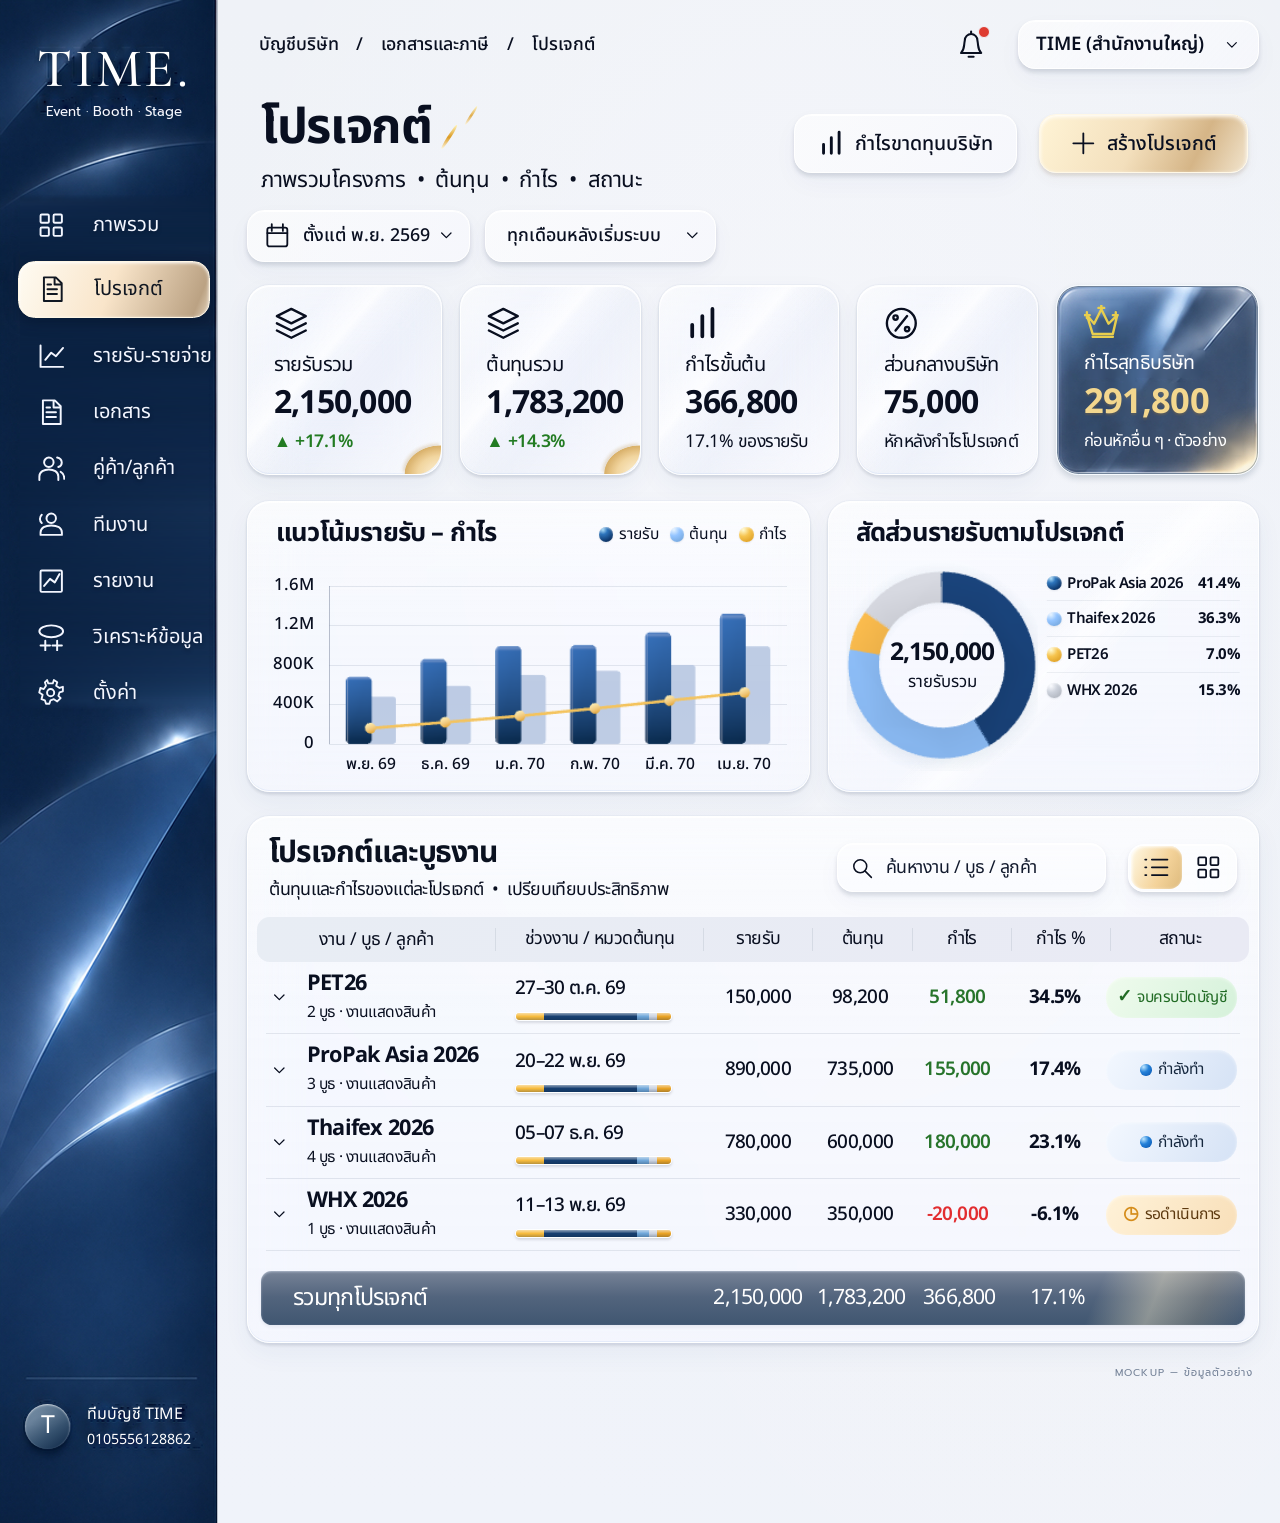
<file: index.html>
<!DOCTYPE html>
<html lang="th">
<head>
<meta name="robots" content="noindex,nofollow">
<meta charset="utf-8"><meta name="viewport" content="width=device-width,initial-scale=1,viewport-fit=cover">
<title>โปรเจกต์ · TIME Service Designs</title>
<link rel="icon" href="data:image/svg+xml,%3Csvg xmlns='http://www.w3.org/2000/svg' viewBox='0 0 40 40'%3E%3Crect width='40' height='40' rx='10' fill='%23071630'/%3E%3Ctext x='11' y='30' fill='%23efd396' font-size='30'%3ET%3C/text%3E%3C/svg%3E">
<link rel="stylesheet" href="./fonts/fonts.css">
<script type="importmap">{"imports":{"three":"./vendor/three.module.min.js","three/addons/":"./vendor/"}}</script>
<link rel="stylesheet" href="./base.css">
<link rel="stylesheet" href="./v6.css">

</head>
<body>
<svg class="svg-defs" xmlns="http://www.w3.org/2000/svg"><defs>
<symbol id="i-grid" viewBox="0 0 24 24"><rect x="3" y="3" width="7" height="7" rx="1"/><rect x="14" y="3" width="7" height="7" rx="1"/><rect x="3" y="14" width="7" height="7" rx="1"/><rect x="14" y="14" width="7" height="7" rx="1"/></symbol>
<symbol id="i-doc" viewBox="0 0 24 24"><path d="M5 2h10l5 5v15H5zM14 2v6h6M8 12h8M8 16h8M8 8h3"/></symbol>
<symbol id="i-chart" viewBox="0 0 24 24"><path d="M3 3v18h19M7 15l5-6 4 3 6-7"/></symbol>
<symbol id="i-users" viewBox="0 0 24 24"><circle cx="10" cy="7" r="4"/><path d="M2 22v-3c0-4 4-6 8-6s8 2 8 6v3M17 3c5 1 5 7 1 8M20 15c2 1 3 3 3 6"/></symbol>
<symbol id="i-team" viewBox="0 0 24 24"><circle cx="12" cy="7" r="4"/><path d="M3 21v-2c0-4 4-6 9-6s9 2 9 6v2zM4 4c-2 2-2 5 0 7"/></symbol>
<symbol id="i-report" viewBox="0 0 24 24"><rect x="3" y="3" width="18" height="18" rx="1"/><path d="M6 16l5-6 4 3 4-7"/></symbol>
<symbol id="i-analysis" viewBox="0 0 24 24"><ellipse cx="12" cy="7" rx="10" ry="5"/><path d="M7 15v8M3 19h8M17 15v8M13 19h8"/></symbol>
<symbol id="i-gear" viewBox="0 0 24 24"><path d="m9 2 1 3h4l1-3 3 2-1 3 3 2 3-1v4l-3 1-1 3 2 2-3 3-3-2-3 1-1 3H8l-1-3-3-1 1-4-3-2 1-4 3 1 2-3-1-3z" transform="translate(0 -1) scale(.95)"/><circle cx="11.5" cy="11.5" r="3"/></symbol>
<symbol id="i-layers" viewBox="0 0 24 24"><path d="m2 7 10-5 10 5-10 5zM2 12l10 5 10-5M2 17l10 5 10-5"/></symbol>
<symbol id="i-bars" viewBox="0 0 24 24"><path d="M5 21V13M12 21V7M19 21V2" stroke-width="2.6"/></symbol>
<symbol id="i-percent" viewBox="0 0 24 24"><circle cx="12" cy="12" r="10"/><path d="m8 17 8-10"/><circle cx="8" cy="8" r="1.5"/><circle cx="16" cy="16" r="1.5"/></symbol>
<symbol id="i-crown" viewBox="0 0 24 24"><path d="m2 7 4 13h14l3-13-6 6-5-10-5 10zM6 22h14"/><path d="M2 5v4M0 7h4M12 0v4M10 2h4M22 5v4M20 7h4"/></symbol>
<symbol id="i-chevron" viewBox="0 0 24 24"><path d="m6 9 6 6 6-6"/></symbol>
<symbol id="i-calendar" viewBox="0 0 24 24"><rect x="3" y="5" width="18" height="17" rx="2"/><path d="M3 10h18M7 2v6M17 2v6"/></symbol>
<symbol id="i-bell" viewBox="0 0 24 24"><path d="M4 19h16c-3-3-2-5-3-10a5 5 0 0 0-10 0C6 14 7 16 4 19zM10 22h4M12 2v2"/></symbol>
<symbol id="i-plus" viewBox="0 0 24 24"><path d="M12 3v18M3 12h18"/></symbol>
<symbol id="i-search" viewBox="0 0 24 24"><circle cx="10" cy="10" r="7"/><path d="m15 15 7 7"/></symbol>
<symbol id="i-list" viewBox="0 0 24 24"><path d="M8 5h14M8 12h14M8 19h14M2 5h1M2 12h1M2 19h1"/></symbol>
<symbol id="i-menu" viewBox="0 0 24 24"><path d="M3 5h18M3 12h18M3 19h18"/></symbol>
</defs></svg>
<div class="page-shell">
<aside class="sidebar" aria-label="เมนูหลัก"><div class="sidebar-content">
<div class="brand"><div class="wordmark">TIME.</div><small>Event · Booth · Stage</small></div>
<button class="mobile-menu" aria-label="เปิดเมนู" aria-expanded="false"><svg class="icon"><use href="#i-menu"/></svg></button>
<nav class="nav-menu">
<a href="#overview" class="nav-item"><svg class="icon"><use href="#i-grid"/></svg>ภาพรวม</a>
<a href="#projects" class="nav-item active" aria-current="page"><svg class="icon"><use href="#i-doc"/></svg>โปรเจกต์</a>
<a href="#transactions" class="nav-item"><svg class="icon"><use href="#i-chart"/></svg>รายรับ-รายจ่าย</a>
<a href="#documents" class="nav-item"><svg class="icon"><use href="#i-doc"/></svg>เอกสาร</a>
<a href="#partners" class="nav-item"><svg class="icon"><use href="#i-users"/></svg>คู่ค้า/ลูกค้า</a>
<a href="#team" class="nav-item"><svg class="icon"><use href="#i-team"/></svg>ทีมงาน</a>
<a href="#reports" class="nav-item"><svg class="icon"><use href="#i-report"/></svg>รายงาน</a>
<a href="#analysis" class="nav-item"><svg class="icon"><use href="#i-analysis"/></svg>วิเคราะห์ข้อมูล</a>
<a href="#settings" class="nav-item"><svg class="icon"><use href="#i-gear"/></svg>ตั้งค่า</a>
</nav>
<div class="user-chip"><div class="avatar">T</div><div>ทีมบัญชี TIME<small>0105556128862</small></div></div>
</div></aside>
<main id="projects">
<header class="topbar"><div class="breadcrumbs"><span>บัญชีบริษัท</span><i>/</i><span>เอกสารและภาษี</span><i>/</i><span>โปรเจกต์</span></div><div class="top-actions"><button class="bell" aria-label="การแจ้งเตือน"><svg class="icon"><use href="#i-bell"/></svg></button><button class="glass-button company">TIME (สำนักงานใหญ่)<svg class="icon"><use href="#i-chevron"/></svg></button></div></header>
<section class="hero"><div><h1>โปรเจกต์ <span class="slash" aria-hidden="true"></span></h1><p>ภาพรวมโครงการ&nbsp; • &nbsp;ต้นทุน&nbsp; • &nbsp;กำไร&nbsp; • &nbsp;สถานะ</p></div><div class="hero-actions"><button class="glass-button" id="profit-button"><svg class="icon"><use href="#i-bars"/></svg>กำไรขาดทุนบริษัท</button><button class="glass-button gold" id="create-button"><svg class="icon"><use href="#i-plus"/></svg>สร้างโปรเจกต์</button></div></section>
<div class="filters"><label class="glass-button filter"><svg class="icon"><use href="#i-calendar"/></svg><select aria-label="ตั้งแต่เดือน"><option>ตั้งแต่ พ.ย. 2569</option><option>ตั้งแต่ ต.ค. 2569</option></select><svg class="icon chevron"><use href="#i-chevron"/></svg></label><label class="glass-button filter"><select aria-label="ช่วงเวลา"><option>ทุกเดือนหลังเริ่มระบบ</option><option>เฉพาะเดือน พ.ย. 2569</option></select><svg class="icon chevron"><use href="#i-chevron"/></svg></label></div>
<section class="kpis" aria-label="สรุปผลประกอบการ">
<article class="glass-card kpi flourish"><svg class="icon"><use href="#i-layers"/></svg><div class="kpi-label">รายรับรวม</div><div class="kpi-value" data-count="2150000">2,150,000</div><div class="kpi-note positive">▲ +17.1%</div></article>
<article class="glass-card kpi flourish"><svg class="icon"><use href="#i-layers"/></svg><div class="kpi-label">ต้นทุนรวม</div><div class="kpi-value" data-count="1783200">1,783,200</div><div class="kpi-note positive">▲ +14.3%</div></article>
<article class="glass-card kpi"><svg class="icon"><use href="#i-bars"/></svg><div class="kpi-label">กำไรขั้นต้น</div><div class="kpi-value" data-count="366800">366,800</div><div class="kpi-note">17.1% ของรายรับ</div></article>
<article class="glass-card kpi"><svg class="icon"><use href="#i-percent"/></svg><div class="kpi-label">ส่วนกลางบริษัท</div><div class="kpi-value" data-count="75000">75,000</div><div class="kpi-note">หักหลังกำไรโปรเจกต์</div></article>
<article class="glass-card kpi net"><svg class="icon"><use href="#i-crown"/></svg><div class="kpi-label">กำไรสุทธิบริษัท</div><div class="kpi-value" data-count="291800">291,800</div><div class="kpi-note">ก่อนหักอื่น ๆ · ตัวอย่าง</div></article>
</section>
<section class="charts" aria-label="กราฟการเงิน">
<article class="glass-card chart-card"><div class="chart-header"><h2>แนวโน้มรายรับ – กำไร</h2><div class="chart-legend"><span><i class="dot"></i>รายรับ</span><span><i class="dot blue"></i>ต้นทุน</span><span><i class="dot gold"></i>กำไร</span></div></div><div class="trend-plot"><div id="axis-layer" class="axis-layer"></div><canvas id="trend-canvas" role="img" aria-label="กราฟสามมิติแสดงแนวโน้มรายรับ ต้นทุน และกำไร ตั้งแต่พฤศจิกายน 2569 ถึงเมษายน 2570 — ข้อมูลตัวอย่าง"></canvas></div></article>
<article class="glass-card chart-card donut-card"><div class="chart-header"><h2>สัดส่วนรายรับตามโปรเจกต์</h2></div><div class="donut-layout"><div class="donut-stage"><canvas id="donut-canvas" role="img" aria-label="รายรับ ProPak Asia 41.4%, Thaifex 36.3%, PET26 7.0%, WHX 15.3%"></canvas><div class="donut-centre"><strong>2,150,000</strong><small>รายรับรวม</small></div></div><ul class="donut-legend"><li><i class="dot"></i><span>ProPak Asia 2026</span><b data-share="propak">41.4%</b></li><li><i class="dot blue"></i><span>Thaifex 2026</span><b data-share="thaifex">36.3%</b></li><li><i class="dot gold"></i><span>PET26</span><b data-share="pet">7.0%</b></li><li><i class="dot grey"></i><span>WHX 2026</span><b data-share="whx">15.3%</b></li></ul></div></article>
</section>
<section class="glass-card table-card" aria-label="โปรเจกต์และบูธงาน"><div class="table-top"><div><h2>โปรเจกต์และบูธงาน</h2><p>ต้นทุนและกำไรของแต่ละโปรเจกต์&nbsp; • &nbsp;เปรียบเทียบประสิทธิภาพ</p></div><div class="table-tools"><label class="search"><svg class="icon"><use href="#i-search"/></svg><input id="project-search" type="search" aria-label="ค้นหางาน บูธ ลูกค้า" placeholder="ค้นหางาน / บูธ / ลูกค้า"></label><div class="view-toggle" aria-label="มุมมอง"><button class="active" id="list-view" aria-label="มุมมองรายการ" aria-pressed="true"><svg class="icon"><use href="#i-list"/></svg></button><button id="grid-view" aria-label="มุมมองการ์ด" aria-pressed="false"><svg class="icon"><use href="#i-grid"/></svg></button></div></div></div>
<div class="table-head" aria-hidden="true"><span>งาน / บูธ / ลูกค้า</span><span>ช่วงงาน / หมวดต้นทุน</span><span>รายรับ</span><span>ต้นทุน</span><span>กำไร</span><span>กำไร %</span><span>สถานะ</span></div>
<div class="projects">
<article class="project-row" data-project="pet"><div class="project-name"><button class="expand" aria-expanded="false" aria-controls="booth-pet" aria-label="ดูบูธ PET26"><svg class="icon"><use href="#i-chevron"/></svg></button><div><strong>PET26</strong><small>2 บูธ · งานแสดงสินค้า</small></div></div><div class="project-date"><time>27–30 ต.ค. 69</time><div class="cost-bar" tabindex="0" aria-label="รายละเอียดต้นทุน PET26"><span></span><span></span><span></span><span></span><span></span></div></div><div class="money" data-label="รายรับ">150,000</div><div class="money" data-label="ต้นทุน">98,200</div><div class="money profit" data-label="กำไร">51,800</div><div class="margin" data-label="กำไร %">34.5%</div><div class="status">จบครบปิดบัญชี</div></article>
<div class="booths" id="booth-pet" hidden><div class="booth"><strong>KERUNDE</strong><span>ค่าติดไฟ <b>6,200 บาท</b> <small>· หจก. 2555 ไลติ้ง</small></span></div><div class="booth"><strong>บูธตัวอย่าง 02</strong><small>ข้อมูลตัวอย่าง — รอรายละเอียดค่าใช้จ่าย</small></div></div>
<article class="project-row" data-project="propak"><div class="project-name"><button class="expand" aria-expanded="false" aria-controls="booth-propak" aria-label="ดูบูธ ProPak Asia 2026"><svg class="icon"><use href="#i-chevron"/></svg></button><div><strong>ProPak Asia 2026</strong><small>3 บูธ · งานแสดงสินค้า</small></div></div><div class="project-date"><time>20–22 พ.ย. 69</time><div class="cost-bar" tabindex="0" aria-label="รายละเอียดต้นทุน ProPak Asia"><span></span><span></span><span></span><span></span><span></span></div></div><div class="money" data-label="รายรับ">890,000</div><div class="money" data-label="ต้นทุน">735,000</div><div class="money profit" data-label="กำไร">155,000</div><div class="margin" data-label="กำไร %">17.4%</div><div class="status progress">กำลังทำ</div></article>
<div class="booths" id="booth-propak" hidden><div class="booth"><strong>บูธตัวอย่าง 01</strong><small>ProPak Asia 2026 · รอรายละเอียดค่าใช้จ่าย</small></div><div class="booth"><strong>บูธตัวอย่าง 02</strong><small>ข้อมูลตัวอย่าง</small></div><div class="booth"><strong>บูธตัวอย่าง 03</strong><small>ข้อมูลตัวอย่าง</small></div></div>
<article class="project-row" data-project="thaifex"><div class="project-name"><button class="expand" aria-expanded="false" aria-controls="booth-thaifex" aria-label="ดูบูธ Thaifex 2026"><svg class="icon"><use href="#i-chevron"/></svg></button><div><strong>Thaifex 2026</strong><small>4 บูธ · งานแสดงสินค้า</small></div></div><div class="project-date"><time>05–07 ธ.ค. 69</time><div class="cost-bar" tabindex="0" aria-label="รายละเอียดต้นทุน Thaifex"><span></span><span></span><span></span><span></span><span></span></div></div><div class="money" data-label="รายรับ">780,000</div><div class="money" data-label="ต้นทุน">600,000</div><div class="money profit" data-label="กำไร">180,000</div><div class="margin" data-label="กำไร %">23.1%</div><div class="status progress">กำลังทำ</div></article>
<div class="booths" id="booth-thaifex" hidden><div class="booth"><strong>บูธตัวอย่าง 01</strong><small>Thaifex 2026 · รอรายละเอียดค่าใช้จ่าย</small></div><div class="booth"><strong>บูธตัวอย่าง 02</strong><small>ข้อมูลตัวอย่าง</small></div><div class="booth"><strong>บูธตัวอย่าง 03</strong><small>ข้อมูลตัวอย่าง</small></div><div class="booth"><strong>บูธตัวอย่าง 04</strong><small>ข้อมูลตัวอย่าง</small></div></div>
<article class="project-row" data-project="whx"><div class="project-name"><button class="expand" aria-expanded="false" aria-controls="booth-whx" aria-label="ดูบูธ WHX 2026"><svg class="icon"><use href="#i-chevron"/></svg></button><div><strong>WHX 2026</strong><small>1 บูธ · งานแสดงสินค้า</small></div></div><div class="project-date"><time>11–13 พ.ย. 69</time><div class="cost-bar" tabindex="0" aria-label="รายละเอียดต้นทุน WHX"><span></span><span></span><span></span><span></span><span></span></div></div><div class="money" data-label="รายรับ">330,000</div><div class="money" data-label="ต้นทุน">350,000</div><div class="money profit loss" data-label="กำไร">−20,000</div><div class="margin" data-label="กำไร %">−6.1%</div><div class="status waiting">รอดำเนินการ</div></article>
<div class="booths" id="booth-whx" hidden><div class="booth"><strong>บูธตัวอย่าง 01</strong><small>ข้อมูลตัวอย่าง — รอเริ่มดำเนินการ</small></div></div>
</div><div class="empty-result" hidden>ไม่พบโปรเจกต์ที่ค้นหา</div>
<div class="totals"><strong>รวมทุกโปรเจกต์</strong><span data-label="รายรับ">2,150,000</span><span data-label="ต้นทุน">1,783,200</span><span data-label="กำไร">366,800</span><span data-label="กำไร %">17.1%</span></div>
</section>
<small class="sample-note">MOCKUP — ข้อมูลตัวอย่าง</small>
</main></div>
<div id="tooltip" class="tooltip" role="tooltip" hidden></div><div class="toast" role="status" aria-live="polite"></div>
<dialog id="mockup-dialog"><h2></h2><p></p><button class="glass-button gold">ปิด</button></dialog>
<script type="module" src="./app.js"></script>
</body></html>
</file>
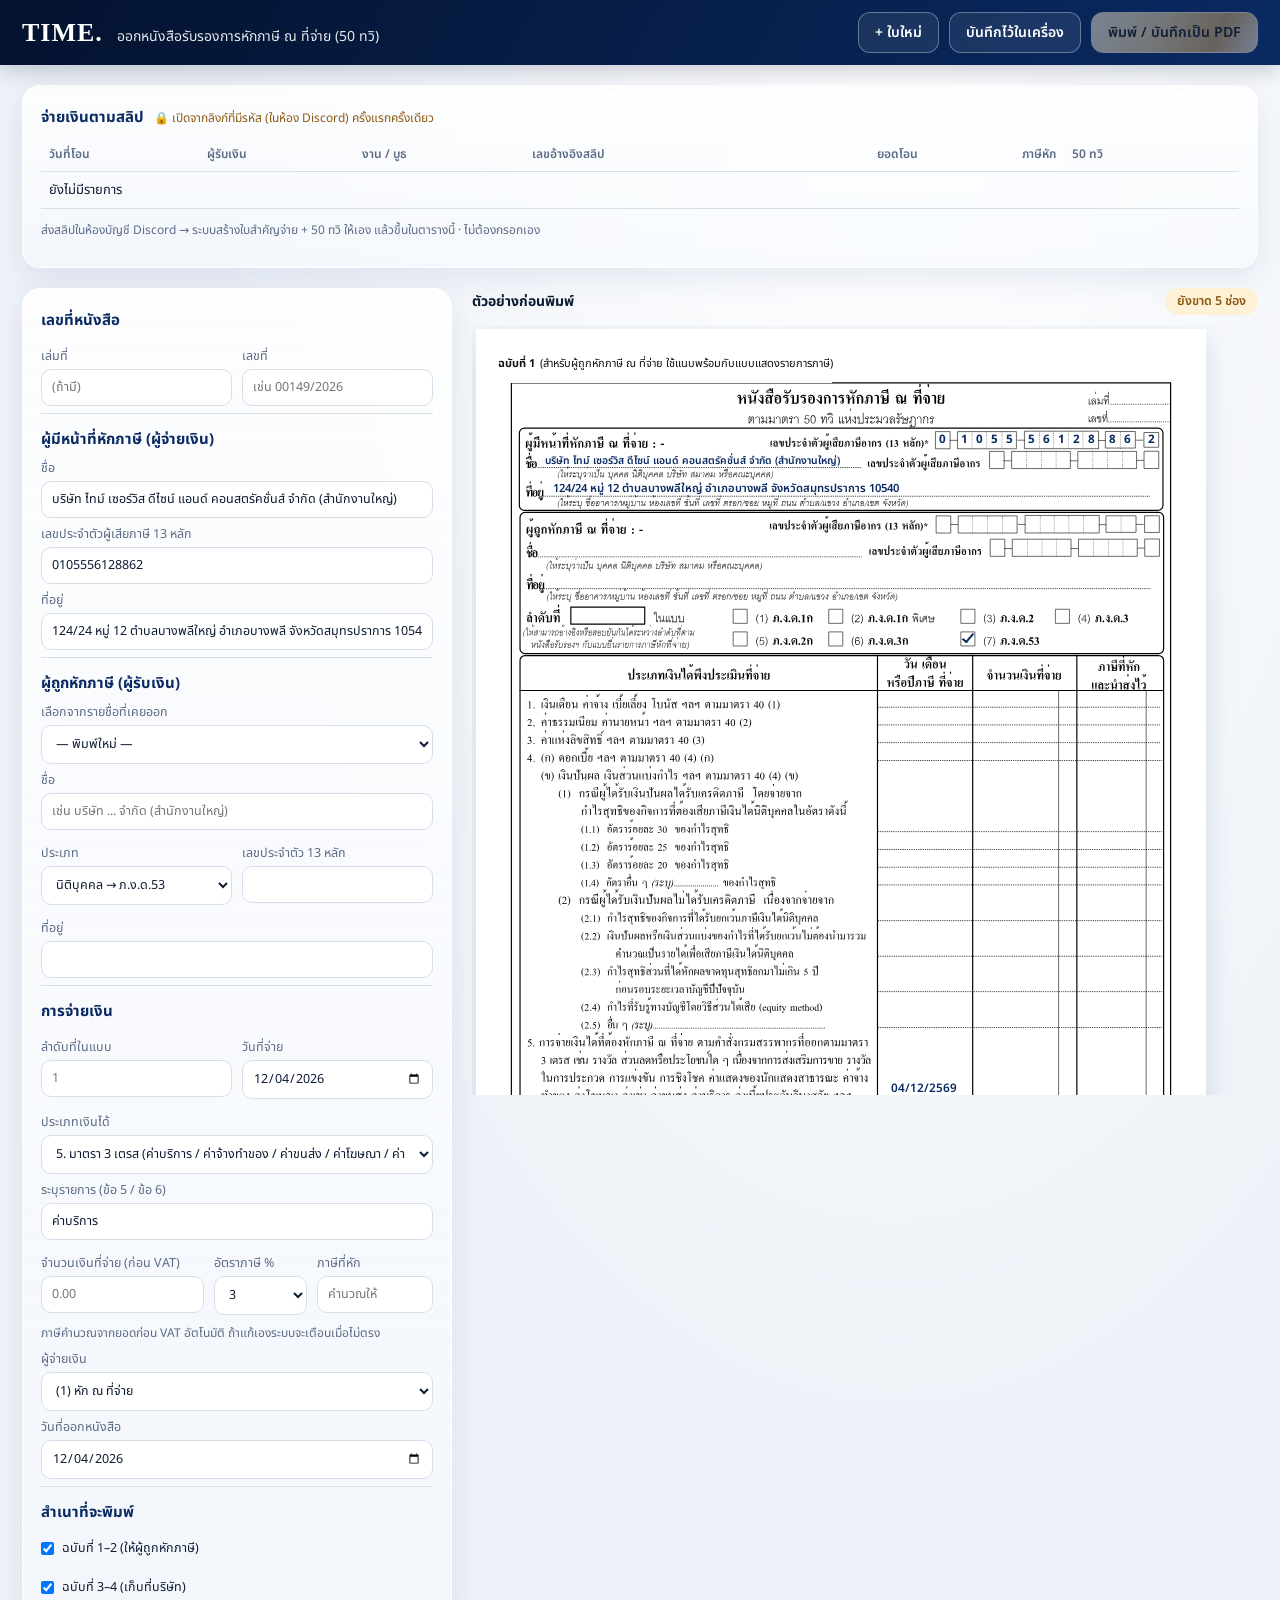
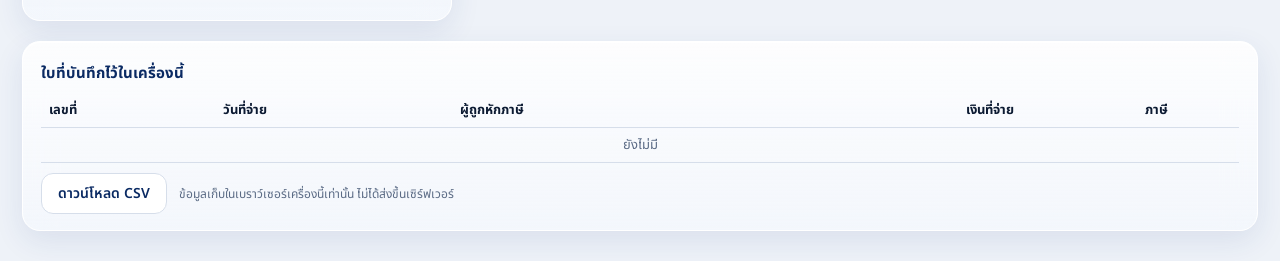
<file: 50tawi/index.html>
<!doctype html>
<html lang="th">
<head>
<meta charset="utf-8">
<meta name="viewport" content="width=device-width, initial-scale=1">
<meta name="robots" content="noindex,nofollow">
<title>ออกหนังสือรับรองการหักภาษี ณ ที่จ่าย (50 ทวิ) — TIME</title>
<link rel="stylesheet" href="style.css">
</head>
<body>
<header class="bar">
  <div class="brand"><b>TIME.</b><span>ออกหนังสือรับรองการหักภาษี ณ ที่จ่าย (50 ทวิ)</span></div>
  <div class="bar-actions">
    <button class="btn ghost" id="btnNew" type="button">+ ใบใหม่</button>
    <button class="btn ghost" id="btnSave" type="button">บันทึกไว้ในเครื่อง</button>
    <button class="btn gold" id="btnPrint" type="button">พิมพ์ / บันทึกเป็น PDF</button>
  </div>
</header>

<section class="feed panel" id="feed">
  <div class="feed-head"><h2>จ่ายเงินตามสลิป <small id="feedInfo"></small></h2>
    <div class="feed-sum" id="feedSum"></div></div>
  <div class="feed-scroll"><table id="feedTbl"><thead><tr>
    <th>วันที่โอน</th><th>ผู้รับเงิน</th><th>งาน / บูธ</th><th>เลขอ้างอิงสลิป</th>
    <th class="r">ยอดโอน</th><th class="r">ภาษีหัก</th><th>50 ทวิ</th><th></th></tr></thead><tbody></tbody></table></div>
  <p class="hint" id="feedNote">ส่งสลิปในห้องบัญชี Discord → ระบบสร้างใบสำคัญจ่าย + 50 ทวิ ให้เอง แล้วขึ้นในตารางนี้ · ไม่ต้องกรอกเอง</p>
</section>

<main class="layout">
  <form id="f" class="panel" autocomplete="off" novalidate>
    <section>
      <h2>เลขที่หนังสือ</h2>
      <div class="row2">
        <label>เล่มที่<input name="book_no" placeholder="(ถ้ามี)"></label>
        <label>เลขที่<input name="run_no" placeholder="เช่น 00149/2026" required></label>
      </div>
    </section>

    <section>
      <h2>ผู้มีหน้าที่หักภาษี (ผู้จ่ายเงิน)</h2>
      <label>ชื่อ<input name="payer_name" required></label>
      <label>เลขประจำตัวผู้เสียภาษี 13 หลัก<input name="payer_tin" inputmode="numeric" maxlength="17" required></label>
      <small class="msg" data-for="payer_tin"></small>
      <label>ที่อยู่<input name="payer_addr" required></label>
    </section>

    <section>
      <h2>ผู้ถูกหักภาษี (ผู้รับเงิน)</h2>
      <label>เลือกจากรายชื่อที่เคยออก<select id="payeePick"><option value="">— พิมพ์ใหม่ —</option></select></label>
      <label>ชื่อ<input name="payee_name" required placeholder="เช่น บริษัท ... จำกัด (สำนักงานใหญ่)"></label>
      <div class="row2">
        <label>ประเภท<select name="payee_type">
          <option value="corp">นิติบุคคล → ภ.ง.ด.53</option>
          <option value="person">บุคคลธรรมดา → ภ.ง.ด.3</option></select></label>
        <label>เลขประจำตัว 13 หลัก<input name="payee_tin" inputmode="numeric" maxlength="17" required></label>
      </div>
      <small class="msg" data-for="payee_tin"></small>
      <label>ที่อยู่<input name="payee_addr" required></label>
    </section>

    <section>
      <h2>การจ่ายเงิน</h2>
      <div class="row2">
        <label>ลำดับที่ในแบบ<input name="seq_no" inputmode="numeric" placeholder="1"></label>
        <label>วันที่จ่าย<input name="pay_date" type="date" required></label>
      </div>
      <label>ประเภทเงินได้<select name="income_row">
        <option value="r5">5. มาตรา 3 เตรส (ค่าบริการ / ค่าจ้างทำของ / ค่าขนส่ง / ค่าโฆษณา / ค่าเช่า)</option>
        <option value="r1">1. เงินเดือน ค่าจ้าง ฯลฯ 40(1)</option>
        <option value="r2">2. ค่าธรรมเนียม ค่านายหน้า 40(2)</option>
        <option value="r3">3. ค่าลิขสิทธิ์ 40(3)</option>
        <option value="r6">6. อื่น ๆ (ระบุ)</option></select></label>
      <label>ระบุรายการ (ข้อ 5 / ข้อ 6)<input name="income_spec" value="ค่าบริการ"></label>
      <div class="row3">
        <label>จำนวนเงินที่จ่าย (ก่อน VAT)<input name="amount" inputmode="decimal" required placeholder="0.00"></label>
        <label>อัตราภาษี %<select name="rate">
          <option>3</option><option>1</option><option>1.5</option><option>2</option><option>5</option><option>10</option></select></label>
        <label>ภาษีที่หัก<input name="wht" inputmode="decimal" placeholder="คำนวณให้"></label>
      </div>
      <small class="hint">ภาษีคำนวณจากยอดก่อน VAT อัตโนมัติ ถ้าแก้เองระบบจะเตือนเมื่อไม่ตรง</small>
      <small class="msg" data-for="wht"></small>
      <label>ผู้จ่ายเงิน<select name="payer_mode">
        <option value="1">(1) หัก ณ ที่จ่าย</option><option value="2">(2) ออกให้ตลอดไป</option>
        <option value="3">(3) ออกให้ครั้งเดียว</option><option value="4">(4) อื่น ๆ</option></select></label>
      <label>วันที่ออกหนังสือ<input name="issue_date" type="date" required></label>
    </section>

    <section>
      <h2>สำเนาที่จะพิมพ์</h2>
      <div class="copies">
        <label class="chk"><input type="checkbox" name="c1" checked> ฉบับที่ 1–2 (ให้ผู้ถูกหักภาษี)</label>
        <label class="chk"><input type="checkbox" name="c3" checked> ฉบับที่ 3–4 (เก็บที่บริษัท)</label>
      </div>
    </section>
  </form>

  <section class="preview-wrap">
    <div class="preview-head"><b>ตัวอย่างก่อนพิมพ์</b><span id="status" class="pill">กรอกข้อมูลให้ครบ</span></div>
    <div id="pages"></div>
  </section>
</main>

<section class="history panel">
  <h2>ใบที่บันทึกไว้ในเครื่องนี้</h2>
  <table id="hist"><thead><tr><th>เลขที่</th><th>วันที่จ่าย</th><th>ผู้ถูกหักภาษี</th><th class="r">เงินที่จ่าย</th><th class="r">ภาษี</th><th></th></tr></thead><tbody></tbody></table>
  <div class="hist-actions"><button class="btn ghost" id="btnCsv" type="button">ดาวน์โหลด CSV</button>
  <span class="hint">ข้อมูลเก็บในเบราว์เซอร์เครื่องนี้เท่านั้น ไม่ได้ส่งขึ้นเซิร์ฟเวอร์</span></div>
</section>

<template id="tplPage">
  <article class="sheet">
    <img class="form" src="assets/rd-50tawi-form.svg" alt="">
    <div class="ov"></div>
  </article>
</template>

<script src="app.js"></script>
</body>
</html>
</file>
<file: fonts/fonts.css>
@font-face {
  font-family: 'Cormorant Garamond';
  font-style: normal;
  font-weight: 500;
  font-display: swap;
  src: url(./font-0.ttf) format('truetype');
}
@font-face {
  font-family: 'Noto Sans Thai';
  font-style: normal;
  font-weight: 400;
  font-stretch: normal;
  font-display: swap;
  src: url(./font-1.ttf) format('truetype');
}
@font-face {
  font-family: 'Noto Sans Thai';
  font-style: normal;
  font-weight: 500;
  font-stretch: normal;
  font-display: swap;
  src: url(./font-2.ttf) format('truetype');
}
@font-face {
  font-family: 'Noto Sans Thai';
  font-style: normal;
  font-weight: 600;
  font-stretch: normal;
  font-display: swap;
  src: url(./font-3.ttf) format('truetype');
}
@font-face {
  font-family: 'Noto Sans Thai';
  font-style: normal;
  font-weight: 700;
  font-stretch: normal;
  font-display: swap;
  src: url(./font-4.ttf) format('truetype');
}
@font-face {
  font-family: 'Prompt';
  font-style: normal;
  font-weight: 400;
  font-display: swap;
  src: url(./font-5.ttf) format('truetype');
}
@font-face {
  font-family: 'Prompt';
  font-style: normal;
  font-weight: 500;
  font-display: swap;
  src: url(./font-6.ttf) format('truetype');
}
@font-face {
  font-family: 'Prompt';
  font-style: normal;
  font-weight: 600;
  font-display: swap;
  src: url(./font-7.ttf) format('truetype');
}
@font-face {
  font-family: 'Prompt';
  font-style: normal;
  font-weight: 700;
  font-display: swap;
  src: url(./font-8.ttf) format('truetype');
}
</file>
<file: base.css>
:root{--navy:#081a37;--ink:#080f21;--gold:#d4a044;--green:#258026;--muted:#526078;--line:rgba(34,53,92,.10);--glass:rgba(255,255,255,.62);--shadow:0 2.396px 2.396px rgba(26,46,83,.1),0 7.986px 17.569px rgba(41,61,99,.035),inset 0 0.799px 1.597px #fff;--radius:20.764px}
*{box-sizing:border-box}body{margin:0;background:#f0f2f9;color:var(--ink);font-family:'Noto Sans Thai',sans-serif;font-size:15.972px;line-height:1.55;-webkit-font-smoothing:antialiased}button,input,select{font:inherit;color:inherit}button{cursor:pointer}button,a,input,select{-webkit-tap-highlight-color:transparent}button:focus-visible,a:focus-visible,input:focus-visible,select:focus-visible{outline:2.396px solid #a97b2c;outline-offset:3.194px}button{border:0}svg.icon{width:23.958px;height:23.958px;fill:none;stroke:currentColor;stroke-width:1.65;stroke-linecap:round;stroke-linejoin:round;flex-shrink:0}.svg-defs{position:absolute;width:0;height:0;overflow:hidden}.page-shell{position:relative;max-width:1437.500px;min-height:1368.021px;margin:auto;background:radial-gradient(ellipse at 71% 27%,#fff8,transparent 48%),#f0f2f9}.sidebar{position:absolute;left:0;top:0;bottom:0;width:196.458px;background:linear-gradient(135deg,#04122e,#0a2a63);color:white;overflow:hidden;border-right:0.799px solid #ffffffb3}.sidebar canvas{position:absolute;inset:0;width:100%;height:100%;pointer-events:none}.sidebar-content{position:relative;z-index:1;padding:28.750px 15.174px;height:100%;display:flex;flex-direction:column}.brand{text-align:center;margin:0 0 67.083px}.wordmark{font-family:'Cormorant Garamond',Georgia,serif;font-weight:500;font-size:48.715px;line-height:1.2;letter-spacing:2.396px;text-shadow:0 1.597px 4.792px #0006}.brand small{font-family:'Prompt',sans-serif;font-size:11.979px;letter-spacing:0;display:block;margin-top:0;color:#f7f9ff}.nav-menu{display:flex;flex-direction:column;gap:8.785px}.nav-item{display:flex;align-items:center;gap:20.764px;height:41.528px;padding:0 15.972px;color:#f3f6ff;text-decoration:none;white-space:nowrap;font-size:16.771px;line-height:1.4;font-weight:400;text-shadow:0 1.597px 3.194px #00112780;border-radius:15.174px;transition:background .2s,transform .2s}.nav-item .icon{width:25.556px;height:25.556px}.nav-item.active{height:51.111px;margin:2.396px 0 4.792px;color:#101722;text-shadow:none;border:1.198px solid #fff4d6;background:linear-gradient(117deg,#fffefa 4%,#f4d49b 45%,#c3934a 87%,#ead6b4);box-shadow:inset 0.799px 1.597px 3.993px #fff,0 3.194px 11.979px #03112866}.nav-item:hover{background-color:#ffffff13;transform:translateX(1.597px)}.user-chip{position:absolute;bottom:55.903px;left:22.361px;right:19.167px;border-top:0.799px solid #ffffff30;padding-top:21.562px;display:flex;align-items:center;gap:15.174px;font-size:14.375px;white-space:nowrap}.avatar{display:grid;place-items:center;width:40.729px;height:40.729px;flex-shrink:0;border-radius:50%;font-size:22.361px;background:linear-gradient(145deg,#c2d6e5aa,#34506d 63%,#0b2444);box-shadow:inset 0 0.799px 1.597px #ffffffb0,0 3.194px 4.792px #00112a80}.user-chip small{display:block;font-size:12.778px;margin-top:2.396px}.mobile-menu{display:none}main{margin-left:196.458px;padding:15.972px 19.167px 79.861px 25.556px;min-height:1368.021px}.topbar{height:47.917px;display:flex;align-items:center;justify-content:space-between;padding-left:10.382px;gap:15.972px}.breadcrumbs{font-size:15.972px;font-weight:500;display:flex;gap:15.972px;white-space:nowrap}.breadcrumbs i{font-style:normal}.top-actions{display:flex;align-items:center;gap:22.361px}.bell{position:relative;background:transparent;padding:5.590px;display:grid;place-items:center}.bell .icon{width:27.153px;height:27.153px}.bell:after{content:'';position:absolute;top:2.396px;right:2.396px;width:9.583px;height:9.583px;border-radius:50%;background:#de3b31;border:1.597px solid #f2f3f8}.glass-button{border-radius:15.174px;background:linear-gradient(130deg,#fff9,#f7f8fdc9);border:0.799px solid #fff;box-shadow:var(--shadow);min-height:46.319px;padding:7.986px 17.569px;display:inline-flex;align-items:center;justify-content:center;gap:9.583px;font-weight:500;white-space:nowrap;transition:transform .2s,box-shadow .2s}.glass-button:hover{transform:translateY(-1.597px);box-shadow:0 3.993px 9.583px #152b4b20,inset 0 0.799px 1.597px #fff}.glass-button.gold{background:linear-gradient(116deg,#fff4d6,#f1d49b 46%,#d9af6c 75%,#f6e7cb);border-color:#fff8e7;box-shadow:inset 0 1.597px 3.993px #fff,0 2.396px 3.194px #7b61392b,0 6.389px 11.979px #6a52380a}.company{min-height:43.924px;padding:6.389px 15.174px;font-size:16.771px;font-weight:600;gap:17.569px}.company .icon{width:15.972px;height:15.972px}.hero{margin-top:17.569px;min-height:87.847px;display:flex;align-items:center;justify-content:space-between;padding:0 9.583px 0 12.778px;gap:15.972px}h1{font-size:43.924px;line-height:1.25;font-weight:700;margin:0;letter-spacing:-1.278px;display:flex;align-items:center;gap:19.167px}h1 .slash{display:inline-block;width:29.549px;height:40.729px;position:relative;transform:skewX(-32deg)}.slash:before,.slash:after{content:'';position:absolute;width:3.194px;height:21.562px;top:17.569px;left:0;background:linear-gradient(#fff4ba,#db9b24,#fff9e3);border-radius:100%}.slash:after{height:16.771px;left:7.986px;top:0.799px;opacity:.8}.hero p{margin:3.993px 0 0;font-size:19.965px;letter-spacing:-0.399px}.hero-actions{display:flex;gap:20.764px;margin-top:5.590px}.hero-actions .glass-button{height:52.708px;padding:9.583px 19.167px;font-size:17.569px}.filters{display:flex;gap:15.972px;margin-top:15.972px;height:46.319px;align-items:stretch}.filter{position:relative;display:flex;gap:11.181px;align-items:center;padding:7.188px 15.174px}.filter select{appearance:none;background:transparent;border:none;outline:none;cursor:pointer;padding:0 27.951px 0 0;font-size:16.771px;max-width:100%}.filter .chevron{pointer-events:none;width:16.771px;position:absolute;right:11.979px}.kpis{display:grid;grid-template-columns:1.06fr 1fr 1fr 1fr 1.11fr;gap:15.972px;margin-top:20.764px}.glass-card{background:linear-gradient(132deg,#ffffffb0,#ffffff50 50%,#f9fbff73);border:0.799px solid #fff;box-shadow:var(--shadow);border-radius:var(--radius);backdrop-filter:blur(14.375px);-webkit-backdrop-filter:blur(14.375px);position:relative}.kpi{height:170.903px;padding:18.368px 22.361px;overflow:hidden;transition:transform .25s,box-shadow .25s}.kpi:hover{transform:translateY(-3.194px);box-shadow:0 5.590px 10.382px #23345620,inset 0 0.799px 1.597px #fff}.kpi:before{content:'';position:absolute;inset:0;pointer-events:none;background:linear-gradient(129deg,transparent 27%,#fff7 39%,transparent 52%)}.kpi.flourish:after{content:'';position:absolute;right:0;bottom:0;width:51.910px;height:48.715px;border-radius:100% 0 0 0;background:linear-gradient(132deg,transparent 39%,#fff5df 46%,#e9c783 75%,#fff9e7 88%);clip-path:path('M 0 61 Q 51 59 65 0 L 65 61 Z');filter:drop-shadow(-0.799px -0.799px 1.597px #c4983540)}.kpi>.icon{width:31.146px;height:31.146px;position:relative;margin-bottom:7.188px}.kpi-label{position:relative;font-size:17.569px;white-space:nowrap;letter-spacing:-0.559px;line-height:1.6}.kpi-value{font-family:'Prompt','Noto Sans Thai',sans-serif;position:relative;font-size:27.153px;line-height:1.5;font-weight:600;letter-spacing:-0.639px;font-variant-numeric:tabular-nums}.kpi-note{font-size:15.174px;position:relative;white-space:nowrap;margin-top:1.597px;letter-spacing:-0.439px}.positive{color:var(--green);font-weight:600}.kpi.net{padding:17.569px 21.562px;background:radial-gradient(ellipse at 100% 105%,#fff7d5 0,transparent 16%),linear-gradient(126deg,#6e91b4,#214167 36%,#0c284b 55%,#40536a 79%,#102540);border:1.597px solid #f8fcffb0;box-shadow:0 2.396px 5.590px #1c35532e,inset 0 0 0 0.799px #557390,inset 0 0 12.778px #d6e7ff40;color:white}.net:before{background:linear-gradient(119deg,transparent 30%,#cceaff88 43%,#f0f9ffd9 45%,#91bad46b 48%,transparent 55%);opacity:.7}.net:after{content:'';position:absolute;inset:0;background:linear-gradient(133deg,transparent 53%,#e0ecf04d 53.3%,#ffffff16 54%,transparent 71%);pointer-events:none}.net>.icon{color:#e8ce4e}.net .kpi-label{font-size:16.771px}.net .kpi-value{color:#f3d78e;font-size:29.549px;text-shadow:0 1.597px 1.597px #9c752d44}.net .kpi-note{font-size:14.375px}.charts{display:grid;grid-template-columns:1.305fr 1fr;gap:17.569px;margin-top:22.361px}.chart-card{height:261.944px;padding:14.375px 17.569px 15.972px;overflow:hidden}.chart-header{display:flex;justify-content:space-between;align-items:center;gap:7.986px;position:relative;z-index:1}h2{font-size:23.160px;line-height:1.5;font-weight:700;margin:0;letter-spacing:-0.799px}.chart-header h2{font-size:22.361px;white-space:nowrap;letter-spacing:-0.719px}.chart-legend{display:flex;gap:11.979px;align-items:center;font-size:13.576px;white-space:nowrap}.chart-legend span{display:flex;align-items:center;gap:4.792px}.dot{display:inline-block;width:12.778px;height:12.778px;flex:0 0 12.778px;border-radius:50%;background:radial-gradient(circle at 29% 20%,#a8daf6 0%,#2e75bc 28%,#052757 85%);box-shadow:inset 0 0.799px 1.597px #ffffff80,0 0.799px 1.597px #1b355b1a}.dot.blue{background:radial-gradient(circle at 28% 20%,#e5f3ff,#93c4ff 38%,#6b9ed3)}.dot.gold{background:radial-gradient(circle at 29% 20%,#fffbd3,#f6c44f 40%,#d69314)}.dot.grey{background:radial-gradient(circle at 28% 20%,#fafbff,#ccd1db 40%,#a6abb5)}.trend-plot{height:193.264px;position:relative;margin-top:6.389px}.trend-plot canvas{position:absolute;inset:0;width:100%;height:100%;z-index:2}.axis-layer{position:absolute;inset:0;pointer-events:none;font-family:'Noto Sans Thai',sans-serif;font-size:14.375px;font-weight:500}.gridline{position:absolute;left:52.708px;right:0;height:0.799px;background:#243b5c1b;z-index:0}.y-tick{position:absolute;left:0;width:43.125px;text-align:right;transform:translateY(-50%)}.x-tick{position:absolute;transform:translateX(-50%);white-space:nowrap;font-size:13.576px}.donut-layout{display:grid;grid-template-columns:48% 52%;height:198.056px;align-items:center}.donut-stage{position:relative;height:194.861px;width:100%;min-width:0}.donut-stage canvas{position:absolute;inset:0;height:100%;width:100%}.donut-centre{position:absolute;left:50%;top:51%;transform:translate(-50%,-50%);text-align:center;pointer-events:none;width:119.792px;line-height:1.25}.donut-centre strong{font-family:'Prompt',sans-serif;font-size:20.764px;font-weight:600;letter-spacing:-0.719px}.donut-centre small{display:block;font-size:14.375px;line-height:1.5;margin-top:1.597px}.donut-legend{list-style:none;margin:0 0 0 6.389px;padding:0;font-size:12.778px;letter-spacing:-0.439px;font-weight:600}.donut-legend li{display:flex;align-items:center;gap:6.389px;min-height:31.944px;border-bottom:0.799px solid #213a5b12}.donut-legend li:last-child{border:0}.donut-legend b{margin-left:auto;white-space:nowrap}.table-card{margin-top:20.764px;padding:12.778px 11.979px 16.771px;overflow:hidden}.table-top{display:flex;align-items:center;justify-content:space-between;padding:0 7.188px 11.979px;gap:15.972px;min-height:76.667px}.table-top h2{font-size:27.153px;letter-spacing:-0.958px}.table-top p{font-size:15.972px;margin:0;letter-spacing:-0.559px}.table-tools{display:flex;gap:19.965px;align-items:center}.search{height:43.924px;width:241.979px;border-radius:14.375px;display:flex;align-items:center;gap:9.583px;padding:0 11.979px;background:#fff4;border:0.799px solid white;box-shadow:var(--shadow)}.search .icon{width:19.965px;height:19.965px}.search input{width:100%;min-width:0;background:transparent;border:none;outline:none;font-size:14.375px;letter-spacing:-0.479px}.search input::placeholder{color:#121a2d;opacity:1}.view-toggle{display:flex;border-radius:14.375px;box-shadow:var(--shadow);padding:1.597px;background:#fff6;border:0.799px solid white}.view-toggle button{height:38.333px;width:46.319px;background:transparent;border-radius:11.181px;display:grid;place-items:center}.view-toggle button.active{background:linear-gradient(115deg,#fff9e6,#f4d39a 60%,#ddba7d);box-shadow:inset 0.799px 0.799px 3.194px white}.table-head,.project-row,.totals{display:grid;grid-template-columns:24% 21% 11% 10% 10% 10% 14%;align-items:center}.table-head{height:39.931px;border-radius:11.181px;background:#e7eaf3c7;margin:0 -3.993px;font-size:15.174px;text-align:center;letter-spacing:-0.479px}.table-head span+span{border-left:0.799px solid #a8b4c14d;line-height:19.965px}.project-row{min-height:63.889px;border-bottom:0.799px solid var(--line);font-size:15.972px;margin:0 3.993px;letter-spacing:-0.559px}.project-name{display:flex;align-items:center;gap:11.979px;min-width:0}.expand{background:transparent;width:24.757px;padding:4.792px 2.396px;flex-shrink:0;display:grid;place-items:center}.expand .icon{width:16.771px;height:16.771px;transition:transform .2s}.expand[aria-expanded=true] .icon{transform:rotate(180deg)}.project-name strong{font-size:18.368px;line-height:1.3;font-weight:700;display:block;white-space:nowrap;letter-spacing:-0.639px}.project-name small{font-size:12.778px;display:block;line-height:1.6;margin-top:1.597px;letter-spacing:-0.399px}.project-date{padding:0 14.375px 0 13.576px}.project-date time{font-size:15.972px;font-weight:500;white-space:nowrap}.cost-bar{height:7.986px;margin-top:7.188px;display:flex;width:100%;max-width:141.354px;border-radius:3.993px;overflow:hidden;box-shadow:0 1.597px 2.396px #00142e24;border:0.799px solid #ffffffd9}.cost-bar span{height:100%;display:block;position:relative}.cost-bar span:after{content:'';position:absolute;inset:0;background:linear-gradient(#ffffff85,transparent 50%,#061b3240)}.cost-bar span:nth-child(1){width:18%;background:#f6bb3e}.cost-bar span:nth-child(2){width:60%;background:#173f70}.cost-bar span:nth-child(3){width:8%;background:#70a7d9}.cost-bar span:nth-child(4){width:5%;background:#cbd3e1}.cost-bar span:nth-child(5){width:9%;background:#e9a326}.money,.margin{text-align:center;font-variant-numeric:tabular-nums;font-weight:500}.profit{font-weight:600;color:#27742b}.loss{color:#e22d30}.margin{font-weight:700}.status{font-size:13.576px;text-align:center;line-height:1.5;min-height:35.938px;padding:6.389px 3.993px;letter-spacing:-0.479px;border-radius:17.569px;white-space:nowrap;background:linear-gradient(120deg,#effbed,#daf4d6);color:#216b24;margin:0 2.396px;box-shadow:inset 0 0.799px 3.194px #fff8;display:flex;align-items:center;justify-content:center;gap:7.188px}.status:before{content:'✓';font-size:15.972px;font-weight:600}.status.progress{color:#16283f;background:linear-gradient(120deg,#f3f8ff,#cddff9)}.status.progress:before{content:'';width:10.382px;height:10.382px;border-radius:50%;background:radial-gradient(circle at 30% 25%,#bde6ff,#2481d9 42%,#0751ac)}.status.waiting{background:linear-gradient(120deg,#fffdf0,#ffe6bf);color:#5d3a10}.status.waiting:before{content:'◷';color:#d58d1c}.booths{padding:11.979px 19.167px 11.979px 37.535px;background:#edf2fa85;border-bottom:0.799px solid var(--line);font-size:13.576px;border-radius:9.583px}.booths[hidden]{display:none}.booth{display:flex;justify-content:space-between;gap:11.979px;padding:6.389px 0}.booth small{font-size:11.979px;color:#4e6075}.totals{height:47.917px;margin:19.167px 0 0;border-radius:9.583px;background:radial-gradient(ellipse at 99% 110%,#fff4ce 0,transparent 18%),linear-gradient(140deg,#6c809d,#3a516e 48%,#425975 78%,#8495a6);color:#fff;box-shadow:inset 0 1.597px 3.194px #dde9ff60,0 1.597px 3.194px #27364c13;position:relative;overflow:hidden;font-size:17.569px;font-weight:400;letter-spacing:-0.719px}.totals:after{content:'';position:absolute;inset:0;background:linear-gradient(115deg,transparent 88%,#eff7ff40 88.1%,transparent 97%);pointer-events:none}.totals>strong{grid-column:1/3;padding-left:27.951px;font-weight:400;font-size:19.965px}.totals span{text-align:center}.sample-note{display:block;text-align:right;margin:19.167px 4.792px 0;font-family:'Prompt',sans-serif;letter-spacing:0.958px;font-size:8.785px;color:#738197}.tooltip{position:fixed;pointer-events:none;z-index:99;background:#071b37ed;color:#fff;border:0.799px solid #ffffff40;box-shadow:0 7.986px 23.958px #071b3740;backdrop-filter:blur(9.583px);padding:9.583px 12.778px;border-radius:9.583px;font-size:11.979px;max-width:231.597px}.tooltip[hidden]{display:none}.tooltip strong{color:#efd293}.toast{position:fixed;bottom:19.167px;left:50%;transform:translate(-50%,23.958px);padding:10.382px 19.167px;border:0.799px solid #d9bc79;background:#0c2445f5;color:#fff;border-radius:12.778px;opacity:0;transition:.2s;z-index:200;max-width:90vw;font-size:13.576px;pointer-events:none}.toast.show{opacity:1;transform:translate(-50%,0)}dialog{border:0.799px solid #fff;border-radius:19.167px;background:#f7f9ff;padding:23.958px;box-shadow:0 23.958px 79.861px #00112666;max-width:min(415.278px,92vw);color:var(--ink)}dialog::backdrop{background:#06142a50;backdrop-filter:blur(4.792px)}dialog p{font-size:14.375px}dialog .glass-button{font-size:14.375px}dialog h2{font-size:22.361px}.empty-result{padding:27.951px;text-align:center;font-size:15.174px}.empty-result[hidden]{display:none}.projects.grid-view{display:grid;grid-template-columns:1fr 1fr;gap:11.979px;padding-top:11.979px}.grid-view .project-row{display:grid;grid-template-columns:1fr 1fr;padding:14.375px;gap:11.979px;background:#fff8;border-radius:14.375px;border:0.799px solid white}.grid-view .project-name{grid-column:1/-1}.grid-view .project-date{padding:0}.grid-view .booths{grid-column:1/-1}.grid-view .money:before,.grid-view .margin:before{content:attr(data-label);display:block;font-size:10.382px;font-weight:400;color:#68778c}.grid-view .money,.grid-view .margin{text-align:left}.grid-view .status{grid-column:1/-1}.table-card:has(.grid-view) .table-head{display:none}
/* Round 2: match the reference's larger type and stronger satin highlights. */
@media(min-width:761px){.wordmark{font-size:52.708px}.brand small{font-size:12.778px}.brand{margin-bottom:71.875px}.nav-item{font-size:18.368px;gap:20.764px;padding-inline:15.972px}.hero>div:first-child{transform:translateY(6.389px)}.kpi-label{font-size:18.368px}.kpi-value{font-size:28.750px}.kpi-note{font-size:15.972px}.net .kpi-label{font-size:17.569px}.net .kpi-value{font-size:31.146px}.net .kpi-note{font-size:15.174px}.chart-header h2{font-size:23.958px}.chart-legend{font-size:14.375px;gap:11.181px}.donut-centre strong{font-size:22.361px}.donut-centre small{font-size:15.174px}.donut-legend{font-size:14.375px;letter-spacing:-0.639px}.donut-legend li{gap:6.389px}.project-row{font-size:17.569px;min-height:65.486px}.project-name strong{font-size:19.965px}.project-name small{font-size:14.375px}.project-date time{font-size:17.569px}.status{font-size:15.174px;gap:5.590px}.table-head{font-size:16.771px}.table-top p{font-size:16.771px}.search input{font-size:15.972px}.totals{font-size:19.167px}.totals>strong{font-size:21.562px}}
.kpi:before{background:linear-gradient(129deg,transparent 22%,#ffffffa8 36%,#ffffff40 40%,transparent 51%)}
.net:before{background:linear-gradient(119deg,transparent 28%,#cceaffa0 42%,#f0f9ffed 45%,#91bad46b 49%,transparent 56%);opacity:.85}
.net{background:radial-gradient(ellipse at 100% 105%,#fff7d5 0,transparent 23%),linear-gradient(126deg,#6e91b4,#214167 36%,#0c284b 55%,#40536a 79%,#102540)}
.totals{background:radial-gradient(ellipse at 99% 115%,#fff8e4 0,#f0dab88a 5%,transparent 23%),linear-gradient(140deg,#6c809d,#3a516e 48%,#425975 78%,#8495a6)}
/* Round 3: align the scaled reference coordinates and soften the glass. */
@media(min-width:761px){.sidebar-content{padding-right:5.590px}.brand{margin-bottom:63.889px}.nav-item{gap:26.354px}.filters{margin-top:17.569px}.charts{margin-top:23.160px}.table-card{margin-top:21.562px}.totals{margin-top:17.569px}.chart-header{gap:5.590px}.chart-legend{gap:9.583px}}
.glass-card{box-shadow:0 2.396px 2.396px rgba(26,46,83,.13),0 7.986px 17.569px rgba(41,61,99,.035),inset 0 0.799px 1.597px #fff}
.donut-card{background:linear-gradient(133deg,transparent 48%,#ffffffb0 54%,transparent 61%),linear-gradient(132deg,#ffffffb0,#ffffff50 50%,#f9fbff73)}
.kpi.net{background:radial-gradient(ellipse at 98% 105%,#fff5cd 0,#fff1c355 10%,transparent 26%),linear-gradient(126deg,#6e91b4,#214167 36%,#0c284b 55%,#40536a 79%,#102540)}
/* Final optical alignment: KPI baselines, four-entry legend, rim lights. */
@media(min-width:761px){.kpi>.icon{margin-bottom:0}.kpi-value{line-height:1.4}.chart-card{padding-top:12.778px}.trend-plot{margin-top:0}.donut-legend{align-self:start;margin-top:7.986px}.kpi:not(.net){background:linear-gradient(128deg,#ffffffc9,#f9fbff80 32%,#e6eaf466 58%,#f8fbff99)}}
.totals{background:radial-gradient(ellipse 87.847px 31.944px at 98% 110%,#fff8df 0,#edcea48c 25%,transparent 70%),linear-gradient(140deg,#6c809d,#3a516e 48%,#425975 78%,#8495a6)}
.kpi.net{background:radial-gradient(ellipse 71.875px 31.944px at 100% 100%,#fff4d7 0,#f8dcaa90 25%,transparent 75%),linear-gradient(126deg,#6e91b4,#214167 36%,#0c284b 55%,#40536a 79%,#102540)}
@media(min-width:761px){.hero-actions .glass-button{padding:9.583px 25.556px}.chart-header h2{font-size:23.958px}}

@media(max-width:760px){body{font-size:16px}.page-shell,main{min-height:100vh}.sidebar{position:absolute;width:100%;height:84px;bottom:auto;z-index:5;overflow:visible;border-right:0}.sidebar canvas{height:84px!important;width:100%!important;clip-path:inset(0)}.sidebar-content{padding:13px 20px;display:block}.brand{text-align:left;margin:0}.wordmark{font-size:36px;line-height:1;letter-spacing:2px}.brand small{font-size:9px;margin-top:4px}.mobile-menu{display:grid;place-items:center;position:absolute;right:20px;top:22px;background:#ffffff15;border:1px solid #ffffff40;border-radius:12px;width:43px;height:39px;color:#fff}.mobile-menu .icon{width:24px}.nav-menu{display:none;position:absolute;top:84px;left:0;right:0;background:linear-gradient(125deg,#06162e,#12345a);padding:16px 20px 25px;box-shadow:0 20px 30px #00122c44}.sidebar.open .nav-menu{display:flex}.nav-item{height:45px;font-size:18px;gap:20px}.nav-item.active{height:52px}.nav-item .icon{width:24px;height:24px}.user-chip{display:none}main{margin-left:0;padding:100px 16px 35px}.topbar{height:auto;padding:0;align-items:center;gap:5px}.breadcrumbs{font-size:10px;gap:7px;white-space:nowrap}.top-actions{gap:2px}.bell{padding:5px}.bell .icon{width:23px;height:23px}.bell:after{width:8px;height:8px;top:2px;right:2px}.company{padding:5px 7px;min-height:32px;font-size:0;border-radius:10px;gap:2px}.company:before{content:'TIME';font-size:11px}.company .icon{width:12px;height:12px}.hero{margin-top:23px;display:block;padding:0;min-height:0}h1{font-size:36px;letter-spacing:-1px;gap:20px}h1 .slash{height:36px;width:23px}.hero p{font-size:15px;margin-top:7px;letter-spacing:-.4px}.hero-actions{gap:10px;margin-top:20px}.hero-actions .glass-button{min-height:44px;height:44px;font-size:13px;padding:8px 13px;border-radius:13px;gap:7px;flex:1}.hero-actions .icon{width:21px;height:21px}.filters{gap:10px;margin-top:17px;height:43px}.filter{padding:6px 9px;border-radius:12px;min-height:43px;gap:6px;min-width:0;flex:1}.filter select{font-size:12px;padding-right:16px;width:100%}.filter>.icon{width:18px;height:18px}.filter .chevron{width:14px;height:14px;right:6px}.filter:nth-child(2){flex:1.1}.kpis{grid-template-columns:1fr 1fr;gap:12px;margin-top:19px}.kpi{height:159px;padding:16px 19px;border-radius:20px}.kpi>.icon{width:28px;height:28px;margin-bottom:4px}.kpi-label{font-size:16px;letter-spacing:-.5px}.kpi-value{font-size:25px;line-height:1.5;letter-spacing:-.7px}.kpi-note{font-size:13px;letter-spacing:-.35px}.kpi.net{grid-column:1/-1;height:142px;padding:18px 23px}.net>.icon{float:left;margin:20px 20px 10px 0;width:40px;height:40px}.net .kpi-label{font-size:17px}.net .kpi-value{font-size:33px}.net .kpi-note{font-size:13px}.charts{grid-template-columns:1fr;gap:16px;margin-top:19px}.chart-card{height:300px;padding:16px 14px;border-radius:22px}.chart-header{flex-wrap:wrap;gap:4px}.chart-header h2{font-size:21px;letter-spacing:-.7px}.chart-legend{font-size:12px;gap:14px;margin-left:auto}.chart-legend .dot{width:11px;height:11px;flex-basis:11px}.trend-plot{height:222px;margin-top:7px}.axis-layer{font-size:12px}.gridline{left:38px}.y-tick{width:32px}.x-tick{font-size:10px}.donut-card{height:270px}.donut-layout{height:210px;grid-template-columns:47% 53%}.donut-stage{height:210px}.donut-centre{width:114px;top:51%}.donut-centre strong{font-size:19px}.donut-centre small{font-size:13px}.donut-legend{font-size:12px;letter-spacing:-.45px;margin-left:5px}.donut-legend li{min-height:35px;gap:6px}.donut-legend .dot{width:12px;height:12px;flex-basis:12px}.table-card{margin-top:18px;padding:17px 13px 15px;border-radius:22px;overflow:visible}.table-top{display:block;padding:0;min-height:0}.table-top h2{font-size:25px;letter-spacing:-.8px}.table-top p{font-size:12px;letter-spacing:-.3px}.table-tools{gap:10px;margin:16px 0}.search{height:43px;flex:1;width:auto;min-width:0;padding:0 11px;border-radius:12px;gap:6px}.search input{font-size:12px}.search .icon{width:20px;height:20px}.view-toggle{border-radius:12px}.view-toggle button{height:37px;width:33px;border-radius:10px}.view-toggle .icon{width:20px;height:20px}.table-head{display:none}.project-row,.projects.grid-view .project-row{display:grid;grid-template-columns:1fr 1fr;gap:12px;padding:16px 13px;margin:0 0 13px;background:#ffffff9c;border:1px solid #fff;border-radius:17px;box-shadow:0 3px 7px #1227440a;font-size:17px}.project-name{grid-column:1/-1;gap:8px}.project-name strong{font-size:20px;white-space:normal}.project-name small{font-size:12px;margin-top:3px}.expand{width:21px}.project-date{grid-column:1/-1;padding:0 0 2px 29px}.project-date time{font-size:14px}.cost-bar{max-width:100%;height:8px;margin-top:7px}.project-row .money,.project-row .margin{text-align:left;padding-left:5px}.project-row .money:before,.project-row .margin:before{content:attr(data-label);display:block;font-size:11px;font-weight:400;color:#6a798e;margin-bottom:2px;letter-spacing:0}.status{grid-column:1/-1;min-height:33px;font-size:13px;padding:5px;justify-self:start;min-width:137px}.status:before{font-size:15px}.status.progress:before{width:10px;height:10px}.booths{font-size:13px;padding:13px;margin-bottom:15px}.booth{flex-direction:column;gap:5px}.booth small{font-size:12px}.totals{height:auto;min-height:150px;grid-template-columns:1fr 1fr;gap:8px;padding:16px;margin-top:18px;border-radius:16px;font-size:20px}.totals>strong{grid-column:1/-1;padding:0;font-size:19px}.totals span{text-align:left}.totals span:before{content:attr(data-label);display:block;color:#d4deec;font-size:11px;letter-spacing:0}.sample-note{font-size:9px;margin-top:20px;text-align:center}.projects.grid-view{display:block;padding:0}.tooltip{font-size:13px;max-width:260px}.toast{font-size:13px;width:90%;text-align:center}.glass-card:hover{transform:none}}
@media(prefers-reduced-motion:reduce){*,*:before,*:after{scroll-behavior:auto!important;transition:none!important;animation:none!important}}
</file>
<file: v6.css>
/* Chüi method: sampled surfaces, source art, live content, layered glass. */
:root{--ink:#090f20;--green:#227b22;--radius:20px;--shadow:0 3px 4px rgba(31,47,76,.15),0 9px 23px rgba(31,64,128,.035),inset 0 1px 0 rgba(255,255,255,.95)}
body{background:#f0f3fa}.page-shell{background:radial-gradient(ellipse at 62% 28%,#fcfbff66,transparent 55%),radial-gradient(ellipse at 80% 78%,#fff6e51a,transparent 35%),linear-gradient(#eff2f7,#f0f3fa)}
.sidebar{background:#0b2242 url('./assets/sidebar-art.png') left top/100% 100% no-repeat;border-right:1px solid #ffffffb3}
.glass-card{background:linear-gradient(180deg,rgba(255,255,255,.50),rgba(248,249,255,.60));backdrop-filter:blur(22px) saturate(170%);-webkit-backdrop-filter:blur(22px) saturate(170%);border:1px solid rgba(255,255,255,.9);box-shadow:0 0 0 1px rgba(208,216,231,.24),0 9px 24px rgba(31,64,128,.055),0 2px 3px rgba(31,47,76,.15),inset 0 1px 0 #fff,inset 0 -1px 0 rgba(160,190,230,.18)}
.glass-card:before{content:'';position:absolute;inset:0;pointer-events:none;border-radius:inherit;background:linear-gradient(90deg,transparent,#fff,transparent) top center/90% 1px no-repeat,linear-gradient(180deg,#ffffff55,transparent) top/100% 40% no-repeat}
.kpi:not(.net){background:linear-gradient(128deg,#ffffff88,#f7f8ff55 32%,#e6eaf444 58%,#fdfdffb0)}
.kpi:before{background:linear-gradient(90deg,transparent,#fff,transparent) top/90% 1px no-repeat,linear-gradient(131deg,transparent 24%,#ffffffc0 38%,#ffffff50 41%,transparent 52%)}
.kpi.flourish:after{width:52px;height:40px;clip-path:none;border-radius:0;background:url('./assets/flourish-1.png') bottom right/100% 100%;filter:none}
.kpi.flourish:nth-child(2):after{width:40px;height:36px;background-image:url('./assets/flourish-2.png')}
.kpi.net{background:#304561 url('./assets/crown-art.png') center/100% 100%;border:1.4px solid #f7fbff;box-shadow:0 3px 6px #1c35532e,inset 0 0 0 1px #72849a,inset 0 0 12px #d6e7ff40}
.net:before{background:none}.net:after{background:url('./assets/crown-corner.png') bottom right/55px 24px no-repeat}
.donut-card{background:linear-gradient(135deg,transparent 48%,#ffffffad 54%,transparent 61%),linear-gradient(180deg,#ffffff77,#f8f9ff99)}
.totals{background:linear-gradient(180deg,#778397,#52647d 48%,#405671);box-shadow:inset 0 1px 2px #e8f1ff80,0 2px 3px #27364c13}
.totals:after{background:url('./assets/totals-corner.png') bottom right/86px 45px no-repeat}
.nav-item.active{background:linear-gradient(112deg,#fefaf0 3%,#f9e5ca 48%,#bba283 92%,#e2d2bb);border:1.3px solid #fff7e5;box-shadow:inset 0 1px 3px white,0 4px 12px #03112866}
.glass-button.gold{background:linear-gradient(116deg,#fff4d6,#f3dfbc 46%,#d5b587 75%,#f2e5ce)}
.status{background:linear-gradient(120deg,#effbed,#d5f1da)}.status.progress{background:linear-gradient(120deg,#f3f8ff,#d5e2f5)}.status.waiting{background:linear-gradient(120deg,#fffdf0,#fbe3c1)}
.table-head{background:linear-gradient(110deg,#e8edf4,#e9eaf4)}
@media(min-width:761px){
.page-shell{width:1150px;max-width:none;min-height:1368px;zoom:var(--page-scale,1)}
main{margin-left:196px;padding:16px 19px 80px 26px;min-height:1368px}.sidebar{width:196px}.sidebar-content{padding:29px 6px 29px 16px}
.brand{margin-bottom:64px}.wordmark{font-size:53px}.brand small{font-size:12.8px}.nav-item{font-size:18px;gap:25px;padding-inline:17px;height:41.5px}.nav-menu{gap:9px}.nav-item.active{height:51px;margin:2.4px 0 4.8px;border-radius:15px}
.hero{margin-top:17.5px}.hero-actions .glass-button{padding:9.5px 19px}.filters{margin-top:17.5px}.filter select{font-size:16.7px}
.kpis{grid-template-columns:175px 164px 163px 164px 182px;gap:16px;margin-top:21px}.kpi{height:171px;padding:18px 23px}.kpi.net{padding:17px 24px}
.kpi-label{font-size:18px}.kpi-value{font-size:28.7px}.kpi-note{font-size:15.8px}.net .kpi-label{font-size:17.6px}.net .kpi-value{font-size:31px}.net .kpi-note{font-size:15px}
.charts{grid-template-columns:506px 387px;gap:16px;margin-top:23px}.chart-card{height:262px;padding:12px 20px 16px}.chart-header h2{font-size:23px}.chart-legend{font-size:14px;gap:10px}.trend-plot{height:194px;margin-top:3px}.axis-layer{font-size:15px}.x-tick{font-size:14px}.y-tick{width:39px}
.donut-card{padding-left:19px;padding-right:14px}.donut-layout{grid-template-columns:171px 1fr;height:200px;gap:8px}.donut-stage{height:190px}.donut-legend{font-size:13.5px;letter-spacing:-.55px;margin:11px 0 0;align-self:start}.donut-legend li{min-height:32px;gap:5px}.donut-legend .dot{width:13px;height:13px;flex-basis:13px}.donut-centre strong{font-size:22px}.donut-centre small{font-size:15px}
.table-card{margin-top:21px;padding:13px 12px 16px}.table-top{min-height:76px;padding:0 7px 12px}.table-top h2{font-size:27px}.table-top p{font-size:16px}.table-head{height:40px;font-size:16px}.project-row{min-height:65px;font-size:17px}.project-name strong{font-size:19.5px}.project-name small{font-size:14px}.project-date time{font-size:17px}.status{font-size:14px;min-height:36px;padding:6px 4px}.table-tools{gap:20px}.search{width:242px}.search input{font-size:16px}
.totals{height:48px;margin-top:18px;font-size:19px}.totals>strong{font-size:21px}.user-chip{bottom:56px}.sample-note{font-size:9px}
}
/* Round 2: optical alignment and sampled pastel status fills. */
@media(min-width:761px){
.brand{margin-bottom:69px}.wordmark{font-size:49px}.brand small{font-size:12px}.sidebar-content{padding-top:33px}.brand{margin-bottom:65px}.user-chip{border-top:0;bottom:64px}
.hero-actions{gap:20px}.hero-actions #profit-button{width:200px}.hero-actions #create-button{width:188px}.filter:first-child{width:200px}.filter:nth-child(2){width:207px}.filter select{font-size:16px;padding-right:20px}.filters{gap:14px}
.kpis{grid-template-columns:175px 163px 162px 163px 182px;gap:16px}.kpi-value{font-family:'Noto Sans Thai',sans-serif;font-weight:700;letter-spacing:-.65px}.net .kpi-value{font-weight:700}.chart-header{margin-left:5px}.donut-centre strong{font-family:'Noto Sans Thai',sans-serif;font-weight:700}
.table-top>div:first-child{position:relative;z-index:1}.table-tools{position:relative;z-index:1}.table-top h2{color:#0a1120}.status.waiting{background:linear-gradient(120deg,#fff2d8,#f8dfb9)}
}
/* Round 3: reflection behind live content, not a veil over text. */
.glass-card>*{position:relative;z-index:1}.glass-card:before{z-index:0}
@media(min-width:761px){.brand{margin-bottom:71px}.trend-plot:after{content:'';position:absolute;left:53px;top:26px;bottom:26px;width:1px;background:#7f8a9f88}.donut-layout{transform:translateX(-3px)}.donut-legend{transform:translateX(1px)}}
@media(max-width:760px){.sidebar{background-size:100% auto;background-position:left top}.sidebar-content{z-index:4}.kpi.flourish:after{width:43px;height:33px}.net:after{background-size:55px 24px}.glass-card{backdrop-filter:blur(18px) saturate(150%)}.donut-stage{min-height:180px}}
/* Corner fix 2026-11-03: raster crops read as torn paper; use clean vector gold sweeps instead. */
.kpi.flourish:after,.kpi.flourish:nth-child(2):after{width:58px;height:46px;background:radial-gradient(120% 120% at 100% 100%,#fff6dc 0,#f1d39a 30%,#d8ad62 46%,rgba(216,173,98,0) 47%) no-repeat;clip-path:none;border-radius:0 0 22px 0;filter:drop-shadow(-1px -1px 1.5px rgba(176,132,54,.25));opacity:.95}
.totals:after{background:linear-gradient(112deg,transparent 80%,rgba(255,248,226,.0) 84%,rgba(255,240,200,.38) 90%,rgba(240,206,140,.18) 95%,transparent 100%);inset:0}
.net:after{background:radial-gradient(90% 90% at 100% 100%,rgba(255,245,210,.55) 0,rgba(232,200,130,.25) 22%,transparent 40%) no-repeat}
@media(max-width:760px){.kpi.flourish:after{width:46px;height:36px;border-radius:0 0 20px 0}}
</file>
<file: 50tawi/style.css>
@font-face{font-family:NST;font-weight:400;src:url(assets/fonts/NotoSansThai-400.ttf)}
@font-face{font-family:NST;font-weight:600;src:url(assets/fonts/NotoSansThai-600.ttf)}
@font-face{font-family:NST;font-weight:700;src:url(assets/fonts/NotoSansThai-700.ttf)}
:root{--navy:#0a2a63;--navy2:#04122e;--gold1:#f6d79a;--gold2:#d9a85a;--gold3:#b8873e;--bg:#eef2f8;--ink:#0d1b33;--mut:#5b6b85;--line:#d6deea}
*{box-sizing:border-box}
body{margin:0;font-family:NST,system-ui,sans-serif;color:var(--ink);background:radial-gradient(ellipse at 70% 0%,#fff,transparent 55%),var(--bg);font-size:14px}
.bar{position:sticky;top:0;z-index:5;display:flex;justify-content:space-between;align-items:center;gap:12px;padding:12px 22px;
  background:linear-gradient(120deg,var(--navy2),var(--navy));color:#fff;box-shadow:0 6px 20px #04122e33}
.brand{display:flex;align-items:baseline;gap:14px}.brand b{font-family:Georgia,serif;font-size:26px;letter-spacing:1px}.brand span{opacity:.9}
.bar-actions{display:flex;gap:10px;flex-wrap:wrap}
.btn{border:1px solid #ffffff55;border-radius:12px;padding:9px 16px;font:inherit;font-weight:600;cursor:pointer;background:#ffffff14;color:#fff}
.btn.gold{background:linear-gradient(116deg,#fff4d6,var(--gold1) 40%,var(--gold2) 75%,#f6e7cb);color:#1b1408;border-color:#fff4d6}
.btn:disabled{opacity:.45;cursor:not-allowed}
.history .btn.ghost{color:var(--navy);border-color:var(--line);background:#fff}
.layout{display:grid;grid-template-columns:minmax(330px,430px) 1fr;gap:20px;padding:20px 22px;align-items:start}
.panel{background:linear-gradient(180deg,#ffffffd9,#f6f9fea6);border:1px solid #fff;border-radius:18px;box-shadow:0 10px 30px #1f408019,inset 0 1px 0 #fff;padding:6px 18px 16px;backdrop-filter:blur(16px)}
.panel h2{font-size:15px;margin:14px 0 8px;color:var(--navy)}
section+section{border-top:1px solid var(--line)}
label{display:block;font-size:12.5px;color:var(--mut);margin:7px 0}
input,select{display:block;width:100%;margin-top:3px;padding:8px 10px;border:1px solid var(--line);border-radius:10px;font:inherit;color:var(--ink);background:#fff}
input:focus,select:focus{outline:2px solid #2f6fed55;border-color:#2f6fed}
.row2{display:grid;grid-template-columns:1fr 1fr;gap:10px}.row3{display:grid;grid-template-columns:1.4fr .8fr 1fr;gap:10px}
.copies{display:flex;flex-direction:column;gap:6px}.chk{display:flex;gap:8px;align-items:center;color:var(--ink)}.chk input{width:auto;margin:0}
.msg{display:block;color:#c0392b;font-size:12px;min-height:0}.hint{color:var(--mut);font-size:12px}
.preview-wrap{position:sticky;top:76px}
.preview-head{display:flex;justify-content:space-between;align-items:center;margin-bottom:10px}
.pill{border-radius:999px;padding:4px 12px;font-size:12.5px;font-weight:600}.pill.ok{background:#dcf5e3;color:#1e6b36}.pill.warn{background:#fff1d6;color:#8a5a12}
#pages{display:flex;flex-direction:column;gap:18px;max-height:calc(100vh - 130px);overflow:auto;padding:4px 4px 30px}
/* sheet: exact A4 in points so the official field coordinates line up */
.sheet{position:relative;width:595.28pt;height:841.89pt;background:#fff;box-shadow:0 10px 30px #1f408026;flex:0 0 auto;zoom:.92}
.sheet .form{position:absolute;inset:0;width:100%;height:100%}
.ov{position:absolute;inset:0}
.fld{position:absolute;display:flex;align-items:flex-end;padding:0 2pt 1.2pt;white-space:nowrap;overflow:hidden;font-size:9.6pt;line-height:1;color:var(--navy);font-weight:600}
.fld.c{justify-content:center}.fld.r{justify-content:flex-end}.fld.b{font-weight:700}
.fld.fit{font-size:9.2pt}
.fld.dg{justify-content:center;align-items:center;padding:0;font-size:9.5pt;font-weight:700}
.fld.words{background:#f1f3f7;align-items:center;font-size:9.8pt}
.tick{position:absolute;width:12.6pt;height:12.6pt}
.tick::after{content:"";position:absolute;left:3.6pt;top:.4pt;width:3.6pt;height:8pt;border:solid var(--navy);border-width:0 2pt 2pt 0;transform:rotate(40deg)}
.cover{position:absolute;background:#fff;display:flex;align-items:center;font-size:9pt;color:#111;white-space:nowrap}
.cover b{margin-right:4pt}
.history{margin:0 22px 30px}
.feed{margin:20px 22px 0}
.feed-head{display:flex;justify-content:space-between;align-items:center;gap:12px;flex-wrap:wrap}
.feed-head small{font-weight:400;color:var(--mut);font-size:12px;margin-left:6px}
.feed-sum{display:flex;gap:8px;flex-wrap:wrap}
.kpi{border-radius:12px;padding:6px 12px;background:#fff;border:1px solid var(--line);font-size:12.5px;color:var(--mut)}
.kpi b{display:block;font-size:16px;color:var(--navy)}
.feed-scroll{overflow-x:auto}
.feed table{width:100%;border-collapse:collapse;font-size:13px;min-width:760px}
.feed th,.feed td{padding:8px;border-bottom:1px solid var(--line);text-align:left;white-space:nowrap}
.feed th{color:var(--mut);font-weight:600;font-size:12px}
.feed td.r,.feed th.r{text-align:right}
.feed td .sub{display:block;color:var(--mut);font-size:11.5px;max-width:260px;overflow:hidden;text-overflow:ellipsis}
.feed tr.sel td{background:#eef4ff}
.tag{display:inline-block;border-radius:999px;padding:2px 9px;font-size:11.5px;font-weight:600}
.tag.ok{background:#dcf5e3;color:#1e6b36}.tag.wait{background:#fff1d6;color:#8a5a12}
.btn.sm{padding:5px 12px;font-size:12.5px;border-radius:10px;background:linear-gradient(116deg,#fff4d6,var(--gold1) 40%,var(--gold2) 75%,#f6e7cb);color:#1b1408;border-color:#f0d7a3}
.lock{color:#8a5a12}
.history table{width:100%;border-collapse:collapse;font-size:13px}
.history th,.history td{padding:7px 8px;border-bottom:1px solid var(--line);text-align:left}.history .r{text-align:right}
.history .empty{color:var(--mut);text-align:center}
.lnk{border:none;background:none;color:#2f6fed;cursor:pointer;font:inherit}
.hist-actions{display:flex;gap:12px;align-items:center;margin-top:10px;flex-wrap:wrap}
@media (max-width:980px){.layout{grid-template-columns:1fr;padding:14px}.bar{flex-wrap:wrap;padding:10px 14px}.history{margin:0 14px 24px;overflow-x:auto}.feed{margin:14px 14px 0}.preview-wrap{position:static}#pages{max-height:none;overflow:visible}
  .sheet{zoom:.58}#pages{align-items:center}.brand span{display:none}}
@media (max-width:520px){.sheet{zoom:.43}.row3{grid-template-columns:1fr 1fr}.bar-actions .btn{padding:8px 11px;font-size:13px}}
@media print{
  @page{size:A4;margin:0}
  body{background:#fff}
  .bar,.panel,.history,.feed,.preview-head{display:none!important}
  .layout{display:block;padding:0}.preview-wrap{position:static}
  #pages{display:block;max-height:none;overflow:visible;padding:0}
  .sheet{zoom:1;box-shadow:none;page-break-after:always;break-after:page}
  .sheet:last-child{page-break-after:auto;break-after:auto}
  .fld.words{-webkit-print-color-adjust:exact;print-color-adjust:exact}
}
</file>
